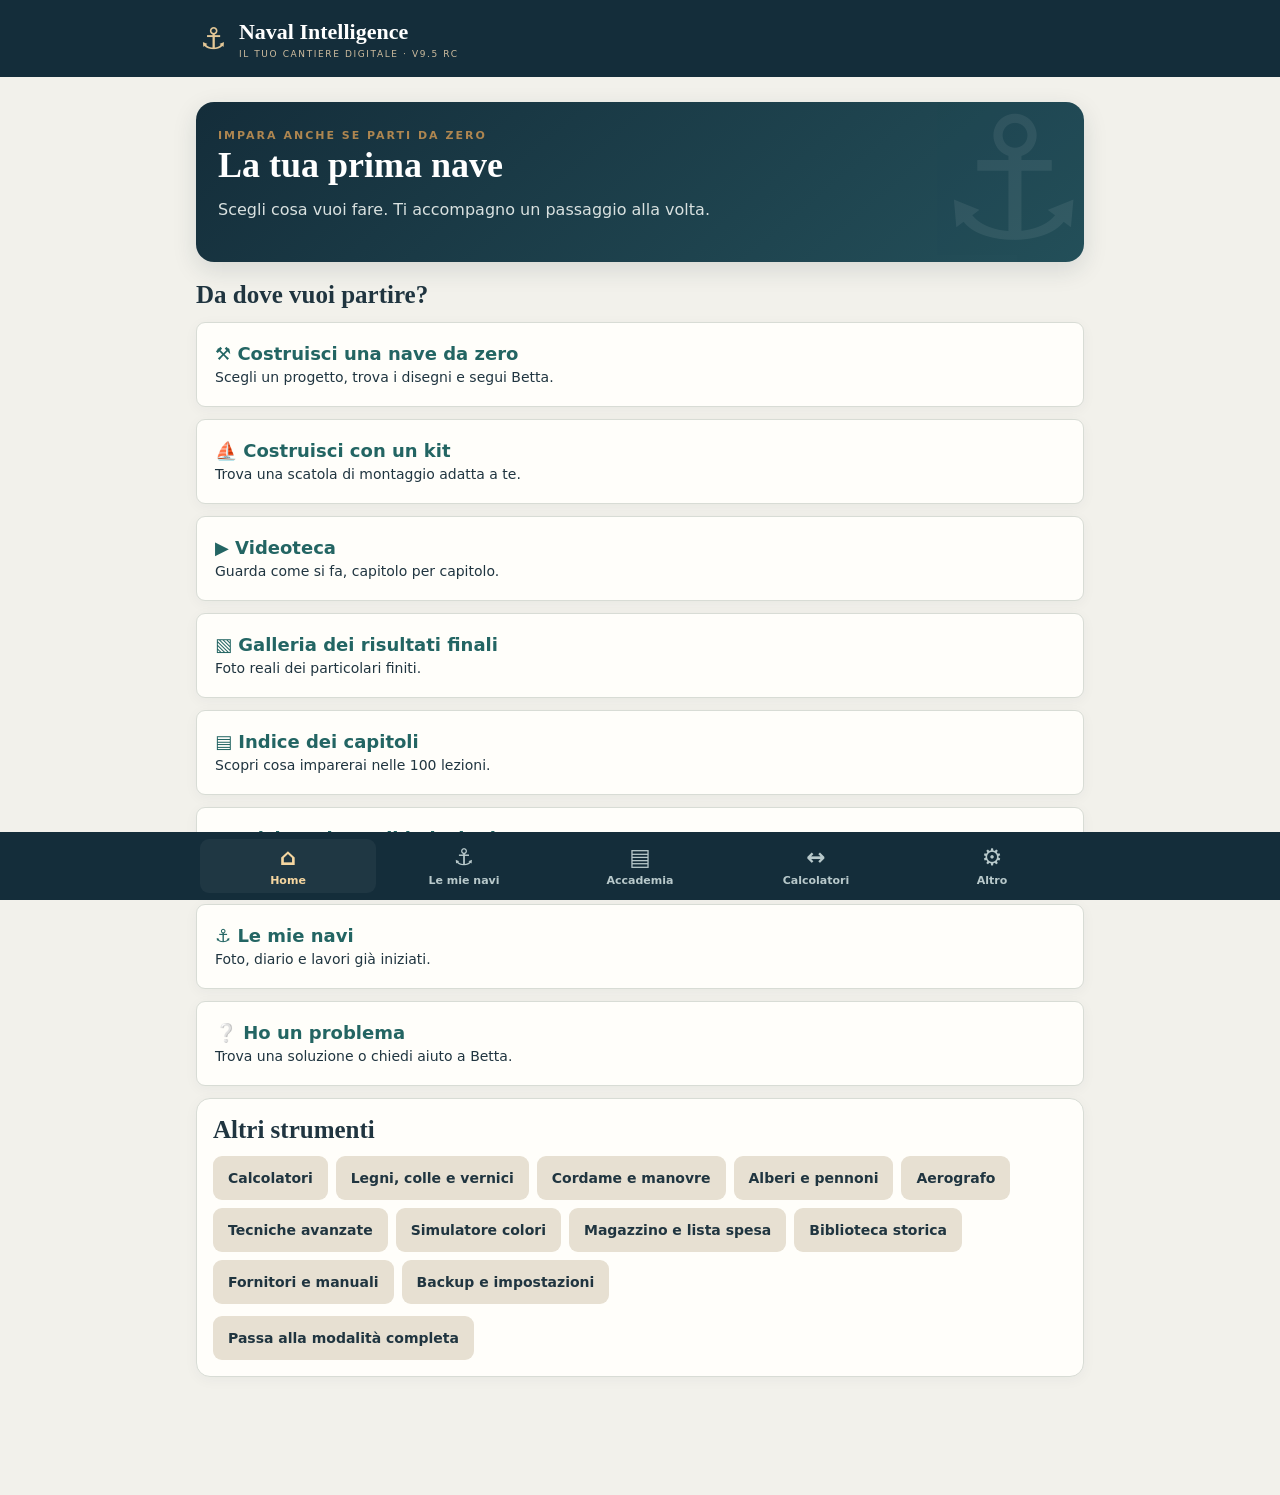
<file: index.html>
<!doctype html><html lang="it"><head><meta charset="utf-8"><meta name="viewport" content="width=device-width,initial-scale=1,viewport-fit=cover"><meta name="theme-color" content="#142d3a"><meta name="description" content="Il tuo cantiere digitale di modellismo navale in legno"><link rel="manifest" href="manifest.webmanifest"><link rel="icon" href="icon-192.png"><link rel="stylesheet" href="style-v9.5.css"><title>Naval Intelligence</title></head><body><header><div class="brand"><span class="logo">⚓</span><div><strong>Naval Intelligence</strong><small>IL TUO CANTIERE DIGITALE · V9.5 RC</small></div></div><button id="install" class="outline" hidden>Installa</button></header><main id="app" tabindex="-1"></main><nav aria-label="Navigazione"><button data-tab="home">⌂<span>Home</span></button><button data-tab="projects">⚓<span>Le mie navi</span></button><button data-tab="academy">▤<span>Accademia</span></button><button data-tab="tools">↔<span>Calcolatori</span></button><button data-tab="settings">⚙<span>Altro</span></button></nav><div id="notice" role="status" aria-live="polite"></div><script src="academy-illustrations-v7.3.js" defer></script><script src="app-v9.5.js" defer></script></body></html>
</file>
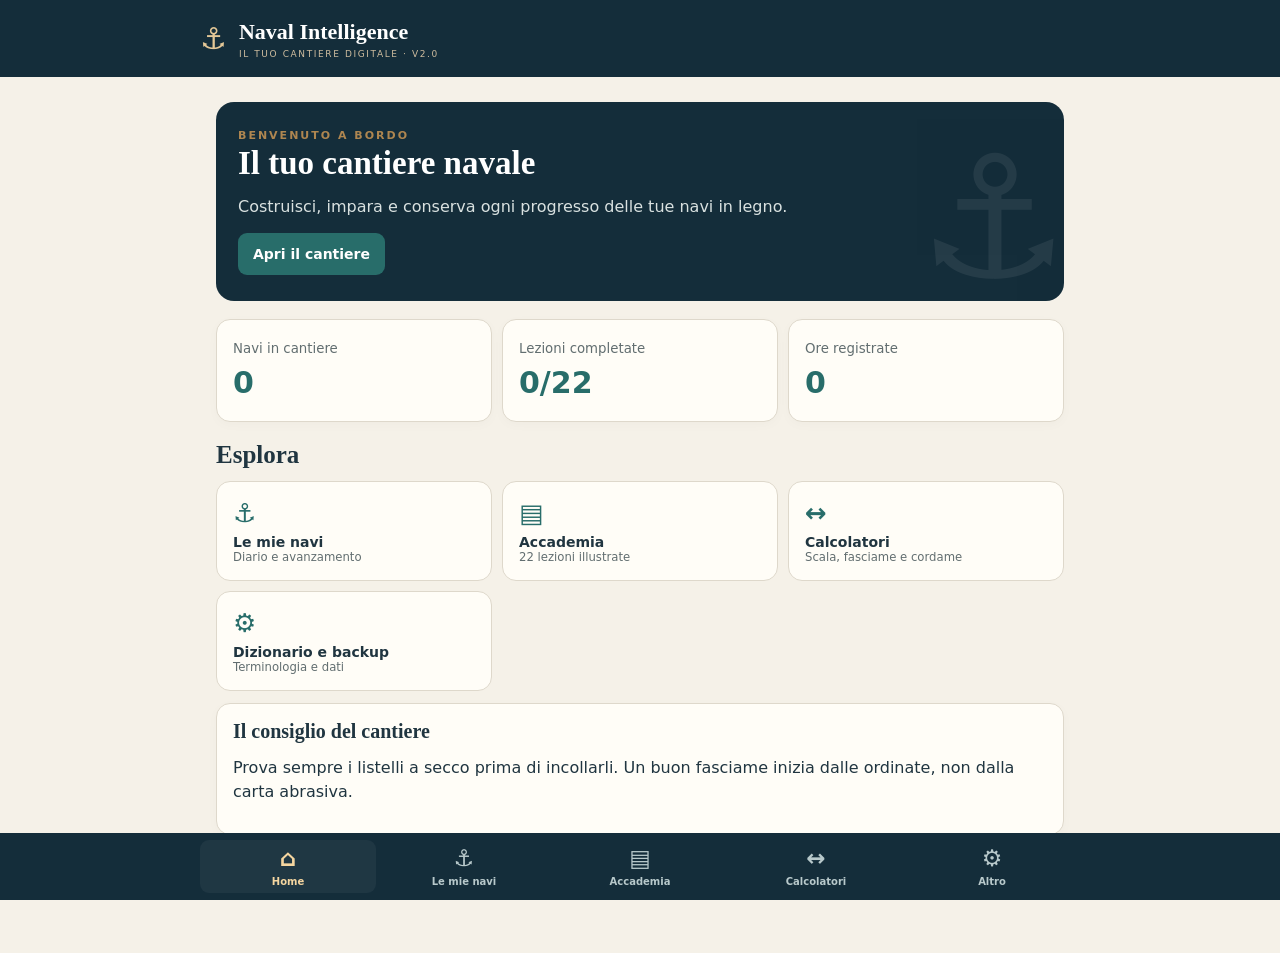
<file: academy-2.html>
<!doctype html><html lang="it"><head><meta charset="utf-8"><meta name="viewport" content="width=device-width,initial-scale=1,viewport-fit=cover"><meta name="theme-color" content="#142d3a"><meta name="description" content="Il tuo cantiere digitale di modellismo navale in legno"><link rel="manifest" href="manifest.webmanifest"><link rel="icon" href="icon-192.png"><link rel="stylesheet" href="style.css"><title>Naval Intelligence</title></head><body><header><div class="brand"><span class="logo">⚓</span><div><strong>Naval Intelligence</strong><small>IL TUO CANTIERE DIGITALE · V2.0</small></div></div><button id="install" class="outline" hidden>Installa</button></header><main id="app" tabindex="-1"></main><nav aria-label="Navigazione"><button data-tab="home">⌂<span>Home</span></button><button data-tab="projects">⚓<span>Le mie navi</span></button><button data-tab="academy">▤<span>Accademia</span></button><button data-tab="tools">↔<span>Calcolatori</span></button><button data-tab="settings">⚙<span>Altro</span></button></nav><div id="notice" role="status" aria-live="polite"></div><script src="app-v2.0.js" defer></script></body></html>
</file>
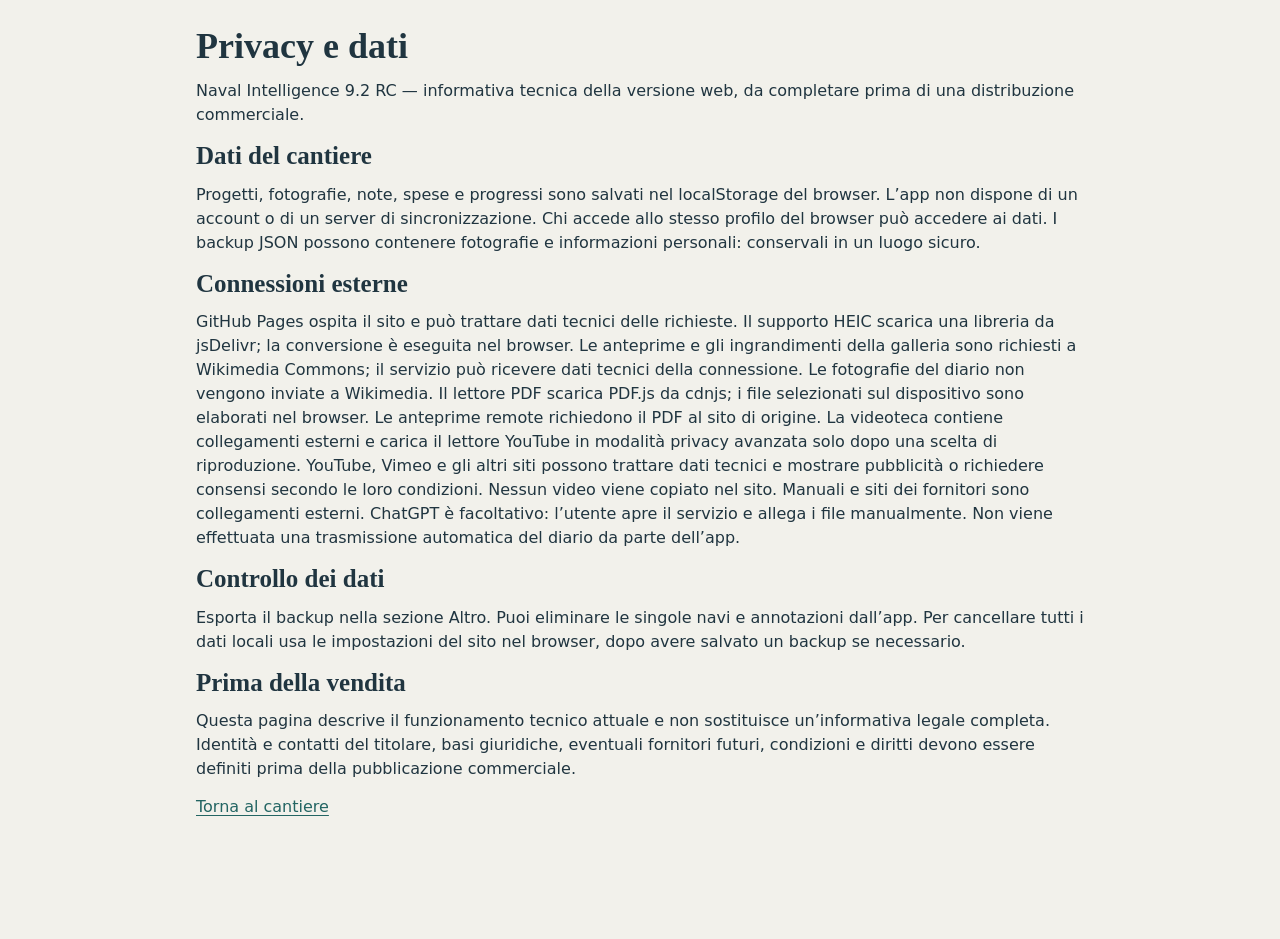
<file: privacy.html>
<!doctype html><html lang="it"><meta charset="utf-8"><meta name="viewport" content="width=device-width,initial-scale=1"><title>Naval Intelligence — Privacy</title><link rel="stylesheet" href="style-v7.css"><main><h1>Privacy e dati</h1><p>Naval Intelligence 9.2 RC — informativa tecnica della versione web, da completare prima di una distribuzione commerciale.</p><h2>Dati del cantiere</h2><p>Progetti, fotografie, note, spese e progressi sono salvati nel localStorage del browser. L’app non dispone di un account o di un server di sincronizzazione. Chi accede allo stesso profilo del browser può accedere ai dati. I backup JSON possono contenere fotografie e informazioni personali: conservali in un luogo sicuro.</p><h2>Connessioni esterne</h2><p>GitHub Pages ospita il sito e può trattare dati tecnici delle richieste. Il supporto HEIC scarica una libreria da jsDelivr; la conversione è eseguita nel browser. Le anteprime e gli ingrandimenti della galleria sono richiesti a Wikimedia Commons; il servizio può ricevere dati tecnici della connessione. Le fotografie del diario non vengono inviate a Wikimedia. Il lettore PDF scarica PDF.js da cdnjs; i file selezionati sul dispositivo sono elaborati nel browser. Le anteprime remote richiedono il PDF al sito di origine. La videoteca contiene collegamenti esterni e carica il lettore YouTube in modalità privacy avanzata solo dopo una scelta di riproduzione. YouTube, Vimeo e gli altri siti possono trattare dati tecnici e mostrare pubblicità o richiedere consensi secondo le loro condizioni. Nessun video viene copiato nel sito. Manuali e siti dei fornitori sono collegamenti esterni. ChatGPT è facoltativo: l’utente apre il servizio e allega i file manualmente. Non viene effettuata una trasmissione automatica del diario da parte dell’app.</p><h2>Controllo dei dati</h2><p>Esporta il backup nella sezione Altro. Puoi eliminare le singole navi e annotazioni dall’app. Per cancellare tutti i dati locali usa le impostazioni del sito nel browser, dopo avere salvato un backup se necessario.</p><h2>Prima della vendita</h2><p>Questa pagina descrive il funzionamento tecnico attuale e non sostituisce un’informativa legale completa. Identità e contatti del titolare, basi giuridiche, eventuali fornitori futuri, condizioni e diritti devono essere definiti prima della pubblicazione commerciale.</p><p><a href="./">Torna al cantiere</a></p></main></html>
</file>
<file: style-v9.5.css>
:root{--navy:#142d3a;--ink:#203540;--paper:#f5f1e8;--white:#fffdf7;--brass:#ae8650;--line:#ded8cb;--muted:#626e70;--teal:#286d6a}*{box-sizing:border-box}body{margin:0;background:var(--paper);color:var(--ink);font:16px/1.5 system-ui,-apple-system,sans-serif}header{background:var(--navy);color:white;padding:15px max(17px,calc((100vw - 880px)/2));display:flex;align-items:center;justify-content:space-between;gap:8px;position:sticky;top:0;z-index:3}.brand{display:flex;gap:12px;align-items:center}.logo{font-size:30px;color:#e3c797}.brand strong{font-family:Georgia,serif;font-size:22px;display:block}.brand small{display:block;font-size:9px;letter-spacing:1.6px;color:#cfbd9f}.outline{background:transparent;border:1px solid #b6c5c7;color:white;padding:8px 12px}main{max-width:880px;margin:auto;padding:18px 16px 106px}h1,h2,h3{font-family:Georgia,serif;line-height:1.18;margin:0 0 12px}h1{font-size:33px}h2{font-size:25px}h3{font-size:20px}p{margin:8px 0 14px}.hero{background:var(--navy);color:white;padding:26px 22px;border-radius:18px;position:relative;overflow:hidden}.hero:after{content:'⚓';position:absolute;right:-6px;bottom:-45px;font-size:170px;opacity:.07;pointer-events:none}.hero p{color:#d9e1e0;max-width:550px}.eyebrow{text-transform:uppercase;letter-spacing:2px;font-size:11px;color:var(--brass);font-weight:800}.card{border:1px solid var(--line);background:var(--white);border-radius:14px;padding:16px;margin:12px 0;box-shadow:0 3px 12px #142d3a06}.grid{display:grid;grid-template-columns:repeat(auto-fit,minmax(145px,1fr));gap:10px}.grid .card{margin:0}.tile{text-align:left;width:100%;height:100%;background:var(--white);color:var(--ink);border:1px solid var(--line);border-radius:14px;padding:16px;font-weight:650}.tile b{display:block;font-size:26px;color:var(--teal);margin-bottom:6px}.tile small{display:block;color:var(--muted);font-weight:400}button{cursor:pointer;border:0;border-radius:9px;padding:11px 15px;background:var(--teal);color:white;font:600 14px system-ui;min-height:42px}button.secondary{background:#e7e0d2;color:var(--ink)}button.danger{background:#8a4038}button:focus-visible,input:focus-visible,select:focus-visible,textarea:focus-visible{outline:3px solid #c89e5e;outline-offset:2px}button:disabled{opacity:.5;cursor:default}button[hidden]{display:none}nav{position:fixed;bottom:0;left:0;right:0;background:var(--navy);display:flex;justify-content:center;padding:7px 4px calc(7px + env(safe-area-inset-bottom));z-index:5}nav button{background:transparent;color:#b8c9cb;flex:1;max-width:176px;font-size:23px;line-height:1.1;padding:6px 2px}nav button span{display:block;font-size:10px;margin-top:5px}nav button.active{color:#f5d6a0;background:#ffffff0c}label{display:block;font-weight:650;font-size:14px;margin:12px 0 4px}input:not([type=checkbox]),select,textarea{width:100%;padding:11px;border:1px solid #c9c7bd;border-radius:8px;background:#fff;color:var(--ink);font:inherit}textarea{min-height:88px;resize:vertical}input[type=checkbox]{width:20px;height:20px;accent-color:var(--teal);flex:none}label.check{display:flex;align-items:center;gap:10px;border-bottom:1px solid var(--line);padding:9px 0;margin:0;font-weight:500}.row{display:flex;align-items:center;gap:8px;flex-wrap:wrap}.between{justify-content:space-between}.muted,small{color:var(--muted)}.hero small{color:#ddd}.badge{display:inline-block;background:#e7e0d2;border-radius:20px;font-size:12px;padding:3px 9px;color:var(--ink)}.progress{height:9px;background:#e4dfd3;border-radius:10px;overflow:hidden;margin:8px 0}.progress div{height:100%;background:var(--teal)}.big{font-size:30px;font-weight:750;color:var(--teal);font-variant-numeric:tabular-nums}.photo{width:100%;max-height:260px;object-fit:contain;border-radius:8px;background:#e7e0d2}.diagram{width:100%;height:145px;background:#eee7d9;border-radius:10px;margin:9px 0}.step{padding:9px 0;border-top:1px solid var(--line)}.lesson p{margin:6px 0}.lesson ol{padding-left:22px}.lesson li{margin:8px 0}.spaced{margin-top:18px}.empty{text-align:center;padding:25px 12px;color:var(--muted)}#notice{position:fixed;bottom:85px;left:50%;transform:translateX(-50%);max-width:90vw;background:#142d3a;color:white;border-radius:9px;padding:10px 16px;z-index:9;display:none}#notice.show{display:block}details summary{cursor:pointer;font-weight:700}a{color:var(--teal)}@media(min-width:700px){main{padding-top:25px}.grid{grid-template-columns:repeat(3,1fr)}}

:root{--paper:#f2f1eb;--white:#fffefa;--line:#d8dcd5;--teal:#236563}main{max-width:920px}.hero{background:linear-gradient(140deg,#142d3a,#24505a);box-shadow:0 8px 24px #142d3a20}.card{box-shadow:0 3px 14px #142d3a0b}.tile{min-height:114px;transition:box-shadow .15s ease,transform .15s ease}.tile:hover{box-shadow:0 5px 15px #142d3a18}.tile:active{transform:scale(.99)}.tile b{font-size:27px}.badge{font-weight:600}button{min-height:44px}a{overflow-wrap:anywhere;text-underline-offset:3px}h1{font-size:clamp(27px,6vw,36px)}.grid>*{min-width:0}nav button span{font-size:11px}body{overflow-wrap:break-word}input,select,textarea{max-width:100%}details summary{padding:5px 0}@media(prefers-reduced-motion:reduce){*{transition:none!important}}@media(max-width:360px){.brand strong{font-size:18px}main{padding-left:12px;padding-right:12px}.grid{grid-template-columns:repeat(2,minmax(0,1fr))}.tile{padding:12px}}

.easy-menu{display:grid;gap:12px;margin:12px 0}.easy-menu>button{width:100%;text-align:left;padding:17px 18px;min-height:85px;background:var(--white);color:var(--ink);border:1px solid var(--line);box-shadow:0 3px 14px #142d3a0b}.easy-menu b{display:block;font-size:18px;color:var(--teal);margin-bottom:5px}.easy-menu span{display:block;font-size:14px;font-weight:400}.easy-action{display:block;width:100%;min-height:50px;font-size:16px;margin:12px 0;text-align:center}.mode-toggle{margin-top:12px}.easy-plan h3{font-size:23px;margin-top:12px}.plan-thumb{margin:0 0 12px}.plan-thumb img{width:100%;height:190px;object-fit:contain;background:#eee7d9;border-radius:8px}.plan-placeholder{background:#edeae1;border-radius:8px;display:flex;align-items:center;justify-content:center;gap:10px;min-height:55px;font-size:22px}.plan-placeholder small{font-size:13px}.easy-plan p{margin-bottom:4px}label.check{min-height:48px;align-items:flex-start}label.check input{margin-top:3px}summary{min-height:36px}.easy-menu>button:focus-visible{outline-offset:2px}

.academy-art figure{margin:15px 0 23px}.art-preview{display:block;width:100%;padding:0;background:transparent;border:1px solid var(--line);border-radius:12px;overflow:hidden}.art-preview img{display:block;width:100%;height:auto}.academy-art figcaption{padding-top:8px}.academy-art figcaption p{font-size:14px}.art-dialog{width:min(96vw,1000px);max-height:93vh;padding:12px;border:1px solid var(--line);border-radius:12px;background:var(--white);color:var(--ink)}.art-dialog::backdrop{background:#142d3ad9}.art-scroll{overflow:auto;max-height:78vh;margin-top:10px}.art-scroll img{display:block;width:100%;height:auto}.full-art .art-scroll img{width:1122px;max-width:none}

.study-block{border-top:1px solid var(--line);padding:15px 0;margin-top:10px}.study-block h3{margin:0 0 8px}.study-figure{margin:18px 0;background:#f7f0e3;border:1px solid var(--line);border-radius:12px;padding:12px}.study-figure svg{width:100%;height:auto;display:block}.study-figure figcaption{font-size:14px;line-height:1.5}.study-figure small{display:block;margin-top:6px}.study-steps{padding-left:29px!important}.study-steps li{padding:9px 6px;border-bottom:1px solid var(--line);line-height:1.6}.study-steps li::marker{font-weight:800;color:var(--teal)}.study-options{display:grid;gap:9px}.study-options button{text-align:left;min-height:49px;white-space:normal;line-height:1.45}.study-good{font-weight:600;color:#236345}.study-retry{font-weight:600;color:#8b3a24}

.workshop-card{background:#f5f1e5;border:1px solid var(--line);border-radius:12px;padding:15px;margin:18px 0}.workshop-card h3{margin:15px 0 5px}.material-links p{margin:9px 0;overflow-wrap:anywhere}.material-entry h2{margin:12px 0 8px}.material-entry h3{margin:14px 0 5px}.workshop-card p,.material-entry p{line-height:1.6}.material-entry details,.workshop-card details{margin-top:12px}.material-entry summary,.workshop-card summary{font-weight:600;color:var(--teal)}
.rig-item summary{font-size:17px;line-height:1.5;cursor:pointer}.rig-item h3{margin-top:15px}.rig-item .study-figure{padding:8px}.rig-item p{line-height:1.55}
.mast-figure svg{display:block;width:100%;height:auto;max-width:620px;margin:auto}.mast-figure figcaption{margin-top:8px}.mast-figure{overflow:hidden}
#airMixResult{font-size:clamp(18px,5vw,25px)}#airBar{font-weight:600}
.paint-preview svg{display:block;width:100%;height:auto;max-width:650px;margin:12px auto}.paint-field{display:flex;align-items:center;gap:12px;justify-content:space-between;padding:8px 0;border-bottom:1px solid var(--line)}.paint-field span{flex:1}.paint-field input[type=color]{width:54px;height:44px;padding:3px;flex:none}.paint-field output{font-family:monospace;font-size:13px}
.stock-low{font-weight:700;color:#963f2c}.stock-ok{font-weight:700;color:#236345}#stockForm input,#stockForm select{min-width:0}#stockForm .grid>div{min-width:0}
#academyResults .card{margin-top:12px}#academySearch,#academyFilter{width:100%}
.study-figure svg{max-width:650px;margin-inline:auto}
.study-figure svg text{font-family:system-ui,sans-serif}
.study-figure svg{overflow:hidden}
.study-navigation{display:grid;grid-template-columns:1fr 2fr;gap:8px;margin:14px 0}.study-navigation button{white-space:normal;min-height:48px;font-size:14px}.study-navigation button:disabled{opacity:.45}
.chapter-card details{margin-top:14px;border-top:1px solid var(--line);padding-top:12px}.chapter-card summary{font-weight:650;cursor:pointer;color:var(--teal);line-height:1.5}.chapter-lesson{padding:14px 0;border-bottom:1px solid var(--line)}.chapter-lesson h3{margin:6px 0}.chapter-lesson p{margin:6px 0 10px}.chapter-intro{border-left:4px solid #287b69}
.chapter-lessons .chapter-lesson:last-child{border-bottom:0}
.material-entry h3{line-height:1.35}.material-entry details a{overflow-wrap:anywhere}
.result-photo{margin:14px 0 20px;padding:0;overflow:hidden;border:1px solid #d9e0de;border-radius:12px;background:#fff}.result-photo img{display:block;width:100%;height:auto;max-height:620px;object-fit:contain;background:#f2f4f3}.result-photo figcaption{padding:12px;color:#203540}.result-photo figcaption h3{margin-top:0}.photo-credit{font-size:12px;overflow-wrap:anywhere}.photo-unavailable{display:block;padding:18px;background:#e8eeeb;color:#203540}.result-photo a{overflow-wrap:anywhere}.result-photo img[hidden]{display:none}
.photo-open{display:block;width:100%;padding:0!important;background:#eef2f0!important;color:#203540!important;border:0!important;border-radius:0!important}.photo-zoom-label{display:block;padding:9px;text-align:center;font-size:13px}.photo-kind{display:block;font-size:12px;font-weight:650;color:#46615d;margin-bottom:8px}.photo-check{padding:12px;background:#f1f4f1;border-left:3px solid #287b69;border-radius:6px}.photo-check h3{margin-top:0}.result-dialog{width:min(94vw,850px);max-height:94dvh;padding:12px;border:0;border-radius:12px;overflow:auto;color:#203540;background:#fff}.result-dialog::backdrop{background:#102129cc}.photo-dialog-controls{position:sticky;top:0;background:#fff;z-index:2;padding:5px 0}.photo-scroll{overflow:auto;max-height:65dvh;overscroll-behavior:contain}.result-dialog.photo-zoomed .photo-scroll img{width:200%;max-width:none;max-height:none;object-fit:initial}.result-dialog .result-photo img{max-height:none}.result-dialog .result-photo{margin:8px 0}
.video-card{padding:12px 0;border-top:1px solid #d9e0de}.video-card h3{margin:7px 0}.video-card small{display:block}.video-card a{overflow-wrap:anywhere}.video-dialog{width:min(94vw,850px);max-height:94dvh;overflow:auto;padding:14px;border:0;border-radius:12px;color:#203540;background:white}.video-dialog::backdrop{background:#102129cc}.video-frame{width:100%;aspect-ratio:16/9;background:#101820}.video-frame iframe{display:block;width:100%;height:100%;border:0}
.rig-item summary{line-height:1.5}.rig-item .study-figure{margin-inline:0}
.knot-item{padding:14px 0;border-top:1px solid #d9e0de}.knot-item summary{cursor:pointer;line-height:1.5}.knot-item .study-figure{margin-inline:0}
#adviceResults h3{line-height:1.4}#adviceResults button{white-space:normal;overflow-wrap:anywhere}
</file>
<file: style.css>
:root{--navy:#142d3a;--ink:#203540;--paper:#f5f1e8;--white:#fffdf7;--brass:#ae8650;--line:#ded8cb;--muted:#626e70;--teal:#286d6a}*{box-sizing:border-box}body{margin:0;background:var(--paper);color:var(--ink);font:16px/1.5 system-ui,-apple-system,sans-serif}header{background:var(--navy);color:white;padding:15px max(17px,calc((100vw - 880px)/2));display:flex;align-items:center;justify-content:space-between;gap:8px;position:sticky;top:0;z-index:3}.brand{display:flex;gap:12px;align-items:center}.logo{font-size:30px;color:#e3c797}.brand strong{font-family:Georgia,serif;font-size:22px;display:block}.brand small{display:block;font-size:9px;letter-spacing:1.6px;color:#cfbd9f}.outline{background:transparent;border:1px solid #b6c5c7;color:white;padding:8px 12px}main{max-width:880px;margin:auto;padding:18px 16px 106px}h1,h2,h3{font-family:Georgia,serif;line-height:1.18;margin:0 0 12px}h1{font-size:33px}h2{font-size:25px}h3{font-size:20px}p{margin:8px 0 14px}.hero{background:var(--navy);color:white;padding:26px 22px;border-radius:18px;position:relative;overflow:hidden}.hero:after{content:'⚓';position:absolute;right:-6px;bottom:-45px;font-size:170px;opacity:.07;pointer-events:none}.hero p{color:#d9e1e0;max-width:550px}.eyebrow{text-transform:uppercase;letter-spacing:2px;font-size:11px;color:var(--brass);font-weight:800}.card{border:1px solid var(--line);background:var(--white);border-radius:14px;padding:16px;margin:12px 0;box-shadow:0 3px 12px #142d3a06}.grid{display:grid;grid-template-columns:repeat(auto-fit,minmax(145px,1fr));gap:10px}.grid .card{margin:0}.tile{text-align:left;width:100%;height:100%;background:var(--white);color:var(--ink);border:1px solid var(--line);border-radius:14px;padding:16px;font-weight:650}.tile b{display:block;font-size:26px;color:var(--teal);margin-bottom:6px}.tile small{display:block;color:var(--muted);font-weight:400}button{cursor:pointer;border:0;border-radius:9px;padding:11px 15px;background:var(--teal);color:white;font:600 14px system-ui;min-height:42px}button.secondary{background:#e7e0d2;color:var(--ink)}button.danger{background:#8a4038}button:focus-visible,input:focus-visible,select:focus-visible,textarea:focus-visible{outline:3px solid #c89e5e;outline-offset:2px}button:disabled{opacity:.5;cursor:default}button[hidden]{display:none}nav{position:fixed;bottom:0;left:0;right:0;background:var(--navy);display:flex;justify-content:center;padding:7px 4px calc(7px + env(safe-area-inset-bottom));z-index:5}nav button{background:transparent;color:#b8c9cb;flex:1;max-width:176px;font-size:23px;line-height:1.1;padding:6px 2px}nav button span{display:block;font-size:10px;margin-top:5px}nav button.active{color:#f5d6a0;background:#ffffff0c}label{display:block;font-weight:650;font-size:14px;margin:12px 0 4px}input:not([type=checkbox]),select,textarea{width:100%;padding:11px;border:1px solid #c9c7bd;border-radius:8px;background:#fff;color:var(--ink);font:inherit}textarea{min-height:88px;resize:vertical}input[type=checkbox]{width:20px;height:20px;accent-color:var(--teal);flex:none}label.check{display:flex;align-items:center;gap:10px;border-bottom:1px solid var(--line);padding:9px 0;margin:0;font-weight:500}.row{display:flex;align-items:center;gap:8px;flex-wrap:wrap}.between{justify-content:space-between}.muted,small{color:var(--muted)}.hero small{color:#ddd}.badge{display:inline-block;background:#e7e0d2;border-radius:20px;font-size:12px;padding:3px 9px;color:var(--ink)}.progress{height:9px;background:#e4dfd3;border-radius:10px;overflow:hidden;margin:8px 0}.progress div{height:100%;background:var(--teal)}.big{font-size:30px;font-weight:750;color:var(--teal);font-variant-numeric:tabular-nums}.photo{width:100%;max-height:260px;object-fit:contain;border-radius:8px;background:#e7e0d2}.diagram{width:100%;height:145px;background:#eee7d9;border-radius:10px;margin:9px 0}.step{padding:9px 0;border-top:1px solid var(--line)}.lesson p{margin:6px 0}.lesson ol{padding-left:22px}.lesson li{margin:8px 0}.spaced{margin-top:18px}.empty{text-align:center;padding:25px 12px;color:var(--muted)}#notice{position:fixed;bottom:85px;left:50%;transform:translateX(-50%);max-width:90vw;background:#142d3a;color:white;border-radius:9px;padding:10px 16px;z-index:9;display:none}#notice.show{display:block}details summary{cursor:pointer;font-weight:700}a{color:var(--teal)}@media(min-width:700px){main{padding-top:25px}.grid{grid-template-columns:repeat(3,1fr)}}
</file>
<file: style-v7.css>
:root{--navy:#142d3a;--ink:#203540;--paper:#f5f1e8;--white:#fffdf7;--brass:#ae8650;--line:#ded8cb;--muted:#626e70;--teal:#286d6a}*{box-sizing:border-box}body{margin:0;background:var(--paper);color:var(--ink);font:16px/1.5 system-ui,-apple-system,sans-serif}header{background:var(--navy);color:white;padding:15px max(17px,calc((100vw - 880px)/2));display:flex;align-items:center;justify-content:space-between;gap:8px;position:sticky;top:0;z-index:3}.brand{display:flex;gap:12px;align-items:center}.logo{font-size:30px;color:#e3c797}.brand strong{font-family:Georgia,serif;font-size:22px;display:block}.brand small{display:block;font-size:9px;letter-spacing:1.6px;color:#cfbd9f}.outline{background:transparent;border:1px solid #b6c5c7;color:white;padding:8px 12px}main{max-width:880px;margin:auto;padding:18px 16px 106px}h1,h2,h3{font-family:Georgia,serif;line-height:1.18;margin:0 0 12px}h1{font-size:33px}h2{font-size:25px}h3{font-size:20px}p{margin:8px 0 14px}.hero{background:var(--navy);color:white;padding:26px 22px;border-radius:18px;position:relative;overflow:hidden}.hero:after{content:'⚓';position:absolute;right:-6px;bottom:-45px;font-size:170px;opacity:.07;pointer-events:none}.hero p{color:#d9e1e0;max-width:550px}.eyebrow{text-transform:uppercase;letter-spacing:2px;font-size:11px;color:var(--brass);font-weight:800}.card{border:1px solid var(--line);background:var(--white);border-radius:14px;padding:16px;margin:12px 0;box-shadow:0 3px 12px #142d3a06}.grid{display:grid;grid-template-columns:repeat(auto-fit,minmax(145px,1fr));gap:10px}.grid .card{margin:0}.tile{text-align:left;width:100%;height:100%;background:var(--white);color:var(--ink);border:1px solid var(--line);border-radius:14px;padding:16px;font-weight:650}.tile b{display:block;font-size:26px;color:var(--teal);margin-bottom:6px}.tile small{display:block;color:var(--muted);font-weight:400}button{cursor:pointer;border:0;border-radius:9px;padding:11px 15px;background:var(--teal);color:white;font:600 14px system-ui;min-height:42px}button.secondary{background:#e7e0d2;color:var(--ink)}button.danger{background:#8a4038}button:focus-visible,input:focus-visible,select:focus-visible,textarea:focus-visible{outline:3px solid #c89e5e;outline-offset:2px}button:disabled{opacity:.5;cursor:default}button[hidden]{display:none}nav{position:fixed;bottom:0;left:0;right:0;background:var(--navy);display:flex;justify-content:center;padding:7px 4px calc(7px + env(safe-area-inset-bottom));z-index:5}nav button{background:transparent;color:#b8c9cb;flex:1;max-width:176px;font-size:23px;line-height:1.1;padding:6px 2px}nav button span{display:block;font-size:10px;margin-top:5px}nav button.active{color:#f5d6a0;background:#ffffff0c}label{display:block;font-weight:650;font-size:14px;margin:12px 0 4px}input:not([type=checkbox]),select,textarea{width:100%;padding:11px;border:1px solid #c9c7bd;border-radius:8px;background:#fff;color:var(--ink);font:inherit}textarea{min-height:88px;resize:vertical}input[type=checkbox]{width:20px;height:20px;accent-color:var(--teal);flex:none}label.check{display:flex;align-items:center;gap:10px;border-bottom:1px solid var(--line);padding:9px 0;margin:0;font-weight:500}.row{display:flex;align-items:center;gap:8px;flex-wrap:wrap}.between{justify-content:space-between}.muted,small{color:var(--muted)}.hero small{color:#ddd}.badge{display:inline-block;background:#e7e0d2;border-radius:20px;font-size:12px;padding:3px 9px;color:var(--ink)}.progress{height:9px;background:#e4dfd3;border-radius:10px;overflow:hidden;margin:8px 0}.progress div{height:100%;background:var(--teal)}.big{font-size:30px;font-weight:750;color:var(--teal);font-variant-numeric:tabular-nums}.photo{width:100%;max-height:260px;object-fit:contain;border-radius:8px;background:#e7e0d2}.diagram{width:100%;height:145px;background:#eee7d9;border-radius:10px;margin:9px 0}.step{padding:9px 0;border-top:1px solid var(--line)}.lesson p{margin:6px 0}.lesson ol{padding-left:22px}.lesson li{margin:8px 0}.spaced{margin-top:18px}.empty{text-align:center;padding:25px 12px;color:var(--muted)}#notice{position:fixed;bottom:85px;left:50%;transform:translateX(-50%);max-width:90vw;background:#142d3a;color:white;border-radius:9px;padding:10px 16px;z-index:9;display:none}#notice.show{display:block}details summary{cursor:pointer;font-weight:700}a{color:var(--teal)}@media(min-width:700px){main{padding-top:25px}.grid{grid-template-columns:repeat(3,1fr)}}

:root{--paper:#f2f1eb;--white:#fffefa;--line:#d8dcd5;--teal:#236563}main{max-width:920px}.hero{background:linear-gradient(140deg,#142d3a,#24505a);box-shadow:0 8px 24px #142d3a20}.card{box-shadow:0 3px 14px #142d3a0b}.tile{min-height:114px;transition:box-shadow .15s ease,transform .15s ease}.tile:hover{box-shadow:0 5px 15px #142d3a18}.tile:active{transform:scale(.99)}.tile b{font-size:27px}.badge{font-weight:600}button{min-height:44px}a{overflow-wrap:anywhere;text-underline-offset:3px}h1{font-size:clamp(27px,6vw,36px)}.grid>*{min-width:0}nav button span{font-size:11px}body{overflow-wrap:break-word}input,select,textarea{max-width:100%}details summary{padding:5px 0}@media(prefers-reduced-motion:reduce){*{transition:none!important}}@media(max-width:360px){.brand strong{font-size:18px}main{padding-left:12px;padding-right:12px}.grid{grid-template-columns:repeat(2,minmax(0,1fr))}.tile{padding:12px}}
</file>
